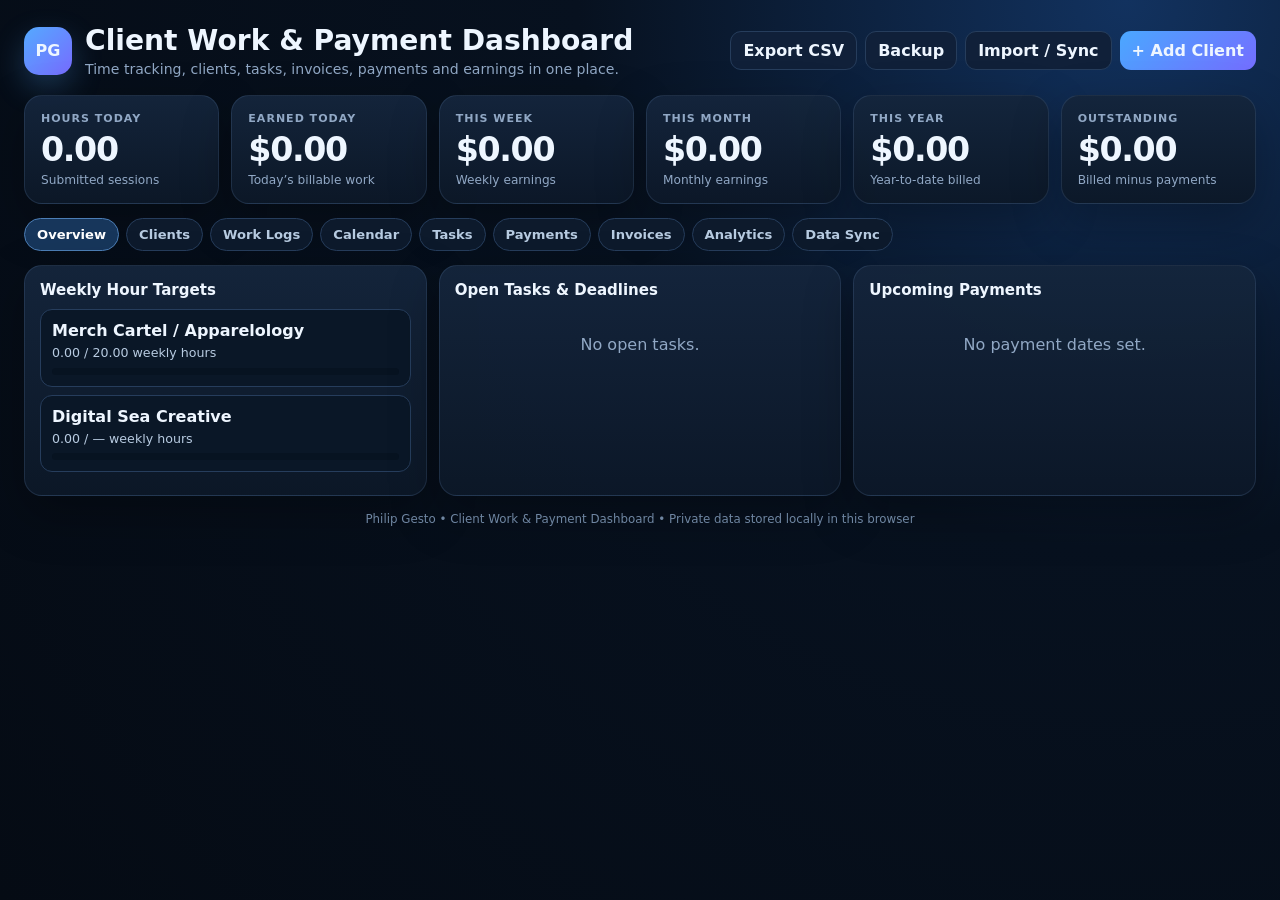
<file: client-work-tracker/index.html>
<!DOCTYPE html>
<html lang="en">
<head>
<meta charset="UTF-8">
<meta name="viewport" content="width=device-width,initial-scale=1">
<meta name="theme-color" content="#07111f">
<title>Philip — Complete Client Work Dashboard</title>
<link rel="stylesheet" href="styles.css">
</head>
<body>
<div class="wrap">
<header class="top">
  <div class="brand"><div class="logo">PG</div><div><h1>Client Work & Payment Dashboard</h1><div class="sub">Time tracking, clients, tasks, invoices, payments and earnings in one place.</div></div></div>
  <div class="actions">
    <button class="btn" id="exportCsv">Export CSV</button>
    <button class="btn" id="backupBtn">Backup</button>
    <button class="btn" id="importBtn">Import / Sync</button>
    <input id="importFile" type="file" accept=".json,application/json" hidden>
    <button class="btn primary" id="addClientBtn">+ Add Client</button>
  </div>
</header>

<section class="metrics">
  <div class="card metric"><div class="label">Hours Today</div><div class="value" id="mHours">0.00</div><div class="hint">Submitted sessions</div></div>
  <div class="card metric"><div class="label">Earned Today</div><div class="value" id="mToday">$0.00</div><div class="hint">Today’s billable work</div></div>
  <div class="card metric"><div class="label">This Week</div><div class="value" id="mWeek">$0.00</div><div class="hint">Weekly earnings</div></div>
  <div class="card metric"><div class="label">This Month</div><div class="value" id="mMonth">$0.00</div><div class="hint">Monthly earnings</div></div>
  <div class="card metric"><div class="label">This Year</div><div class="value" id="mYear">$0.00</div><div class="hint">Year-to-date billed</div></div>
  <div class="card metric"><div class="label">Outstanding</div><div class="value" id="mUnpaid">$0.00</div><div class="hint">Billed minus payments</div></div>
</section>

<nav class="tabs">
  <button class="tab active" data-tab="overview">Overview</button>
  <button class="tab" data-tab="clients">Clients</button>
  <button class="tab" data-tab="logs">Work Logs</button>
  <button class="tab" data-tab="calendar">Calendar</button>
  <button class="tab" data-tab="tasks">Tasks</button>
  <button class="tab" data-tab="payments">Payments</button>
  <button class="tab" data-tab="invoices">Invoices</button>
  <button class="tab" data-tab="analytics">Analytics</button>
  <button class="tab" data-tab="sync">Data Sync</button>
</nav>

<section id="overview" class="panel active">
  <div class="grid3">
    <div class="card side"><h3>Weekly Hour Targets</h3><div id="overviewTargets"></div></div>
    <div class="card side"><h3>Open Tasks & Deadlines</h3><div id="overviewTasks"></div></div>
    <div class="card side"><h3>Upcoming Payments</h3><div id="overviewPay"></div></div>
  </div>
</section>

<section id="clients" class="panel">
<div class="grid2">
  <div class="card panel-card">
    <div class="section-head"><div><h2>Clients & Companies</h2><p>Hourly or fixed-rate work, weekly targets and payment details.</p></div><input id="clientSearch" class="field-inline" placeholder="Search client..."></div>
    <div class="table-wrap"><table><thead><tr><th>Company / Client</th><th>Billing</th><th>Payment Method</th><th>Schedule</th><th>Weekly Target</th><th>Balance</th><th>Status</th><th>Actions</th></tr></thead><tbody id="clientRows"></tbody></table></div>
  </div>
  <aside class="card side"><h3>Quick Time Clock</h3><div id="clockList"></div><div class="notice">Clock in when you start and clock out when you finish. The session is saved automatically and can be edited afterward for task details, breaks or billing amount.</div></aside>
</div>
</section>

<section id="logs" class="panel">
<div class="card panel-card">
  <div class="section-head"><div><h2>Work Logs</h2><p>Permanent daily timesheet history for every client.</p></div><div class="filters"><select id="logPeriod" class="field-inline"><option value="today">Today</option><option value="week">This Week</option><option value="month">This Month</option><option value="year">This Year</option><option value="all">All Time</option></select><input id="logSearch" class="field-inline" placeholder="Search logs..."></div></div>
  <div class="table-wrap"><table><thead><tr><th>Date</th><th>Client</th><th>Time</th><th>Break</th><th>Hours</th><th>Task</th><th>Billable</th><th>Actions</th></tr></thead><tbody id="logRows"></tbody></table></div>
</div>
</section>

<section id="calendar" class="panel">
<div class="card panel-card">
  <div class="section-head"><div><h2 id="calTitle">Calendar</h2><p>Click any day to view the work sessions recorded on that date.</p></div><div class="filters"><button class="btn small" id="prevMonth">← Previous</button><button class="btn small" id="nextMonth">Next →</button></div></div>
  <div class="calendar"><div class="cal-head">Sun</div><div class="cal-head">Mon</div><div class="cal-head">Tue</div><div class="cal-head">Wed</div><div class="cal-head">Thu</div><div class="cal-head">Fri</div><div class="cal-head">Sat</div></div>
  <div id="calendarGrid" class="calendar"></div>
</div>
</section>

<section id="tasks" class="panel">
<div class="card panel-card">
  <div class="section-head"><div><h2>Tasks & Deadlines</h2><p>Track what is next, what you are working on, and what is waiting on a client.</p></div><div class="filters"><select id="taskFilter" class="field-inline"><option value="all">All Statuses</option><option value="todo">To Do</option><option value="working">Working</option><option value="waiting">Waiting on Client</option><option value="done">Done</option></select><input id="taskSearch" class="field-inline" placeholder="Search tasks..."><button class="btn primary" id="addTaskBtn">+ Add Task</button></div></div>
  <div class="table-wrap"><table><thead><tr><th>Task</th><th>Client</th><th>Status</th><th>Priority</th><th>Deadline</th><th>Actions</th></tr></thead><tbody id="taskRows"></tbody></table></div>
</div>
</section>

<section id="payments" class="panel">
<div class="card panel-card" style="margin-bottom:14px">
  <div class="section-head"><div><h2>Client Balances</h2><p>Supports full and partial payments. Balance = total billed work − payments received.</p></div><button class="btn green" id="addPaymentBtn">+ Record Payment</button></div>
  <div class="table-wrap"><table><thead><tr><th>Client</th><th>Total Billed</th><th>Paid</th><th>Balance</th><th>Method</th><th>Next Payment</th><th>Action</th></tr></thead><tbody id="paymentRows"></tbody></table></div>
</div>
<div class="card panel-card">
  <div class="section-head"><div><h2>Payment Ledger</h2><p>Date, amount, method, transaction/reference number and notes.</p></div></div>
  <div class="table-wrap"><table><thead><tr><th>Date</th><th>Client</th><th>Amount</th><th>Method</th><th>Reference</th><th>Notes</th><th>Actions</th></tr></thead><tbody id="ledgerRows"></tbody></table></div>
</div>
</section>

<section id="invoices" class="panel">
<div class="card panel-card">
  <div class="section-head"><div><h2>Invoices & Pay Summaries</h2><p>Create a summary for any client and date range, including hours and billable amount.</p></div><button class="btn primary" id="addInvoiceBtn">+ Create Invoice</button></div>
  <div class="table-wrap"><table><thead><tr><th>Invoice</th><th>Client</th><th>Period</th><th>Due Date</th><th>Amount</th><th>Status</th><th>Actions</th></tr></thead><tbody id="invoiceRows"></tbody></table></div>
</div>
</section>

<section id="analytics" class="panel">
<div class="grid2">
  <div class="card panel-card"><div class="section-head"><div><h2>Monthly Earnings</h2><p>Last six months of billable work.</p></div></div><div id="monthChart" class="chart"></div></div>
  <div class="card panel-card"><div class="section-head"><div><h2>Year Summary</h2><p>Current calendar year.</p></div></div><div id="analyticsSummary" class="summary"></div></div>
</div>
<div class="card panel-card" style="margin-top:14px"><div class="section-head"><div><h2>Earnings by Client</h2><p>Compare which clients generate the most billable work.</p></div></div><div id="clientChart" class="chart"></div></div>
</section>

<section id="sync" class="panel">
<div class="grid2">
  <div class="card panel-card">
    <div class="section-head"><div><h2>Google Sheets Cloud Sync</h2><p>Use your private Google Sheet as the shared database across PC, laptop and phone.</p></div></div>
    <div class="form">
      <div class="field full"><label>Apps Script Web App URL</label><input id="cloudUrl" placeholder="https://script.google.com/macros/s/.../exec"></div>
      <div class="field full"><label>Private API Token</label><input id="cloudToken" type="password" placeholder="Copy the api_token from the private Sheet → Settings tab"></div>
      <div class="field full"><label><input id="cloudAuto" type="checkbox" style="width:auto;margin-right:8px"> Automatic cloud sync after every saved change</label></div>
    </div>
    <div class="row-actions" style="margin-top:12px">
      <button class="btn green" id="saveCloudBtn">Save Connection</button>
      <button class="btn" id="pullCloudBtn">Pull from Google Sheets</button>
      <button class="btn" id="pushCloudBtn">Push to Google Sheets</button>
    </div>
    <div id="cloudStatus" class="notice" style="margin-top:12px">Cloud sync is not configured on this browser yet.</div>
    <div class="notice success" style="margin-top:10px">Once connected, you can clock in on one device and pull the same records on another. With automatic sync enabled, saved changes are sent to Google Sheets automatically.</div>
  </div>
  <div class="card panel-card">
    <div class="section-head"><div><h2>Backup & Recovery</h2><p>Keep an offline backup in addition to cloud sync.</p></div></div>
    <div class="notice">Your Google Sheet is the shared cloud database. JSON Backup is still useful if you ever want an offline copy or need to restore data manually.</div>
    <div class="row-actions" style="margin-top:12px"><button class="btn green" onclick="backup()">Download Full Backup</button><button class="btn" onclick="document.getElementById('importFile').click()">Import Backup</button></div>
    <div class="notice" style="margin-top:10px"><b>One-time Google step:</b> deploy the Apps Script bridge as a Web app, then paste its <code>/exec</code> URL above. The script source is already stored in this GitHub repository under <code>client-work-tracker/google-apps-script/Code.gs</code>.</div>
  </div>
</div>
</section>

<div class="footer">Philip Gesto • Client Work & Payment Dashboard • Private data stored locally in this browser</div>
</div>

<dialog id="clientDialog"><form id="clientForm"><div class="modal-head"><h3 id="clientTitle">Add Client</h3><button type="button" class="btn small" data-close="clientDialog">✕</button></div><div class="modal-body"><input type="hidden" id="cId"><div class="form">
<div class="field"><label>Company / Project</label><input id="cCompany" required></div><div class="field"><label>Client / Contact</label><input id="cContact"></div>
<div class="field"><label>Billing Type</label><select id="cBilling"><option value="hourly">Hourly</option><option value="fixed">Fixed / Project Rate</option></select></div><div class="field"><label>Status</label><select id="cStatus"><option value="active">Active</option><option value="paused">Paused</option><option value="completed">Completed</option></select></div>
<div class="field" id="hourlyField"><label>Hourly Rate (USD)</label><input id="cRate" type="number" min="0" step=".01"></div><div class="field hidden" id="fixedField"><label>Project / Fixed Rate (USD)</label><input id="cFixedRate" type="number" min="0" step=".01"></div>
<div class="field"><label>Weekly Hour Target</label><input id="cWeeklyTarget" type="number" min="0" step=".25" placeholder="20"></div><div class="field"><label>Overtime Rate (USD/hour)</label><input id="cOvertimeRate" type="number" min="0" step=".01" placeholder="Optional — defaults to 1.5× hourly rate"></div><div class="field"><label>Payment Method</label><input id="cMethod" placeholder="Remitly, Wise, PayPal, Bank..."></div>
<div class="field"><label>Payment Schedule</label><input id="cSchedule" placeholder="Weekly, every 2 weeks, monthly..."></div><div class="field"><label>Next Payment Date</label><input id="cNextPay" type="date"></div>
<div class="field full"><label>Notes / Agreement Details</label><textarea id="cNotes"></textarea></div></div>
<div class="modal-actions"><button type="button" class="btn" data-close="clientDialog">Cancel</button><button class="btn green">Save Client</button></div></div></form></dialog>

<dialog id="workDialog"><form id="workForm"><div class="modal-head"><h3 id="workTitle">Log Work</h3><button type="button" class="btn small" data-close="workDialog">✕</button></div><div class="modal-body"><input type="hidden" id="wId"><div class="form">
<div class="field"><label>Client</label><select id="wClient" required></select></div><div class="field"><label>Work Date</label><input id="wDate" type="date" required></div>
<div class="field"><label>Time In</label><input id="wIn" type="time"></div><div class="field"><label>Time Out</label><input id="wOut" type="time"></div>
<div class="field"><label>Break (minutes)</label><input id="wBreak" type="number" min="0" value="0"></div><div class="field"><label>Overtime Hours</label><input id="wOvertime" type="number" min="0" step=".01" value="0"></div><div class="field"><label>Manual Hours Override</label><input id="wManual" type="number" min="0" step=".01" placeholder="Optional"></div>
<div class="field"><label>Billable Amount Override (USD)</label><input id="wBill" type="number" min="0" step=".01" placeholder="Optional for fixed/project work"></div><div class="field"><label>Calculated</label><div class="calcbox" id="wCalculated">0.00 hours • $0.00</div></div>
<div class="field full"><label>Task / Work Completed</label><textarea id="wTask" required></textarea></div></div>
<div class="modal-actions"><button type="button" class="btn" data-close="workDialog">Cancel</button><button class="btn green">Save Work Log</button></div></div></form></dialog>

<dialog id="taskDialog"><form id="taskForm"><div class="modal-head"><h3 id="taskTitle">Add Task</h3><button type="button" class="btn small" data-close="taskDialog">✕</button></div><div class="modal-body"><input type="hidden" id="tId"><div class="form">
<div class="field"><label>Client</label><select id="tClient"></select></div><div class="field"><label>Task</label><input id="tTitle" required></div>
<div class="field"><label>Status</label><select id="tStatus"><option value="todo">To Do</option><option value="working">Working</option><option value="waiting">Waiting on Client</option><option value="done">Done</option></select></div><div class="field"><label>Priority</label><select id="tPriority"><option value="low">Low</option><option value="normal">Normal</option><option value="high">High</option><option value="urgent">Urgent</option></select></div>
<div class="field"><label>Deadline</label><input id="tDeadline" type="date"></div><div class="field full"><label>Notes</label><textarea id="tNotes"></textarea></div></div>
<div class="modal-actions"><button type="button" class="btn" data-close="taskDialog">Cancel</button><button class="btn green">Save Task</button></div></div></form></dialog>

<dialog id="paymentDialog"><form id="paymentForm"><div class="modal-head"><h3 id="paymentTitle">Record Payment</h3><button type="button" class="btn small" data-close="paymentDialog">✕</button></div><div class="modal-body"><input type="hidden" id="pId"><div class="form">
<div class="field"><label>Client</label><select id="pClient" required></select></div><div class="field"><label>Payment Date</label><input id="pDate" type="date" required></div>
<div class="field"><label>Amount Received (USD)</label><input id="pAmount" type="number" min="0" step=".01" required></div><div class="field"><label>Payment Method</label><input id="pMethod"></div>
<div class="field"><label>Reference / Transaction Number</label><input id="pReference"></div><div class="field full"><label>Notes</label><textarea id="pNotes"></textarea></div></div>
<div class="modal-actions"><button type="button" class="btn" data-close="paymentDialog">Cancel</button><button class="btn green">Save Payment</button></div></div></form></dialog>

<dialog id="invoiceDialog"><form id="invoiceForm"><div class="modal-head"><h3>Create Invoice / Pay Summary</h3><button type="button" class="btn small" data-close="invoiceDialog">✕</button></div><div class="modal-body"><input type="hidden" id="iId"><div class="form">
<div class="field"><label>Invoice Number</label><input id="iNumber" required></div><div class="field"><label>Client</label><select id="iClient" required></select></div>
<div class="field"><label>Period Start</label><input id="iStart" type="date" required></div><div class="field"><label>Period End</label><input id="iEnd" type="date" required></div>
<div class="field"><label>Due Date</label><input id="iDue" type="date"></div><div class="field"><label>Invoice Total</label><div class="calcbox" id="invoicePreview">0.00 hours • $0.00</div></div>
<div class="field full"><label>Notes</label><textarea id="iNotes" placeholder="Payment instructions, thank-you note, etc."></textarea></div></div>
<div class="modal-actions"><button type="button" class="btn" data-close="invoiceDialog">Cancel</button><button class="btn green">Create Invoice</button></div></div></form></dialog>

<dialog id="dayDialog"><div class="modal-head"><h3 id="dayTitle">Work Day</h3><button type="button" class="btn small" data-close="dayDialog">✕</button></div><div class="modal-body" id="dayDetails"></div></dialog>

<script src="app.js"></script>
</body>
</html>
</file>
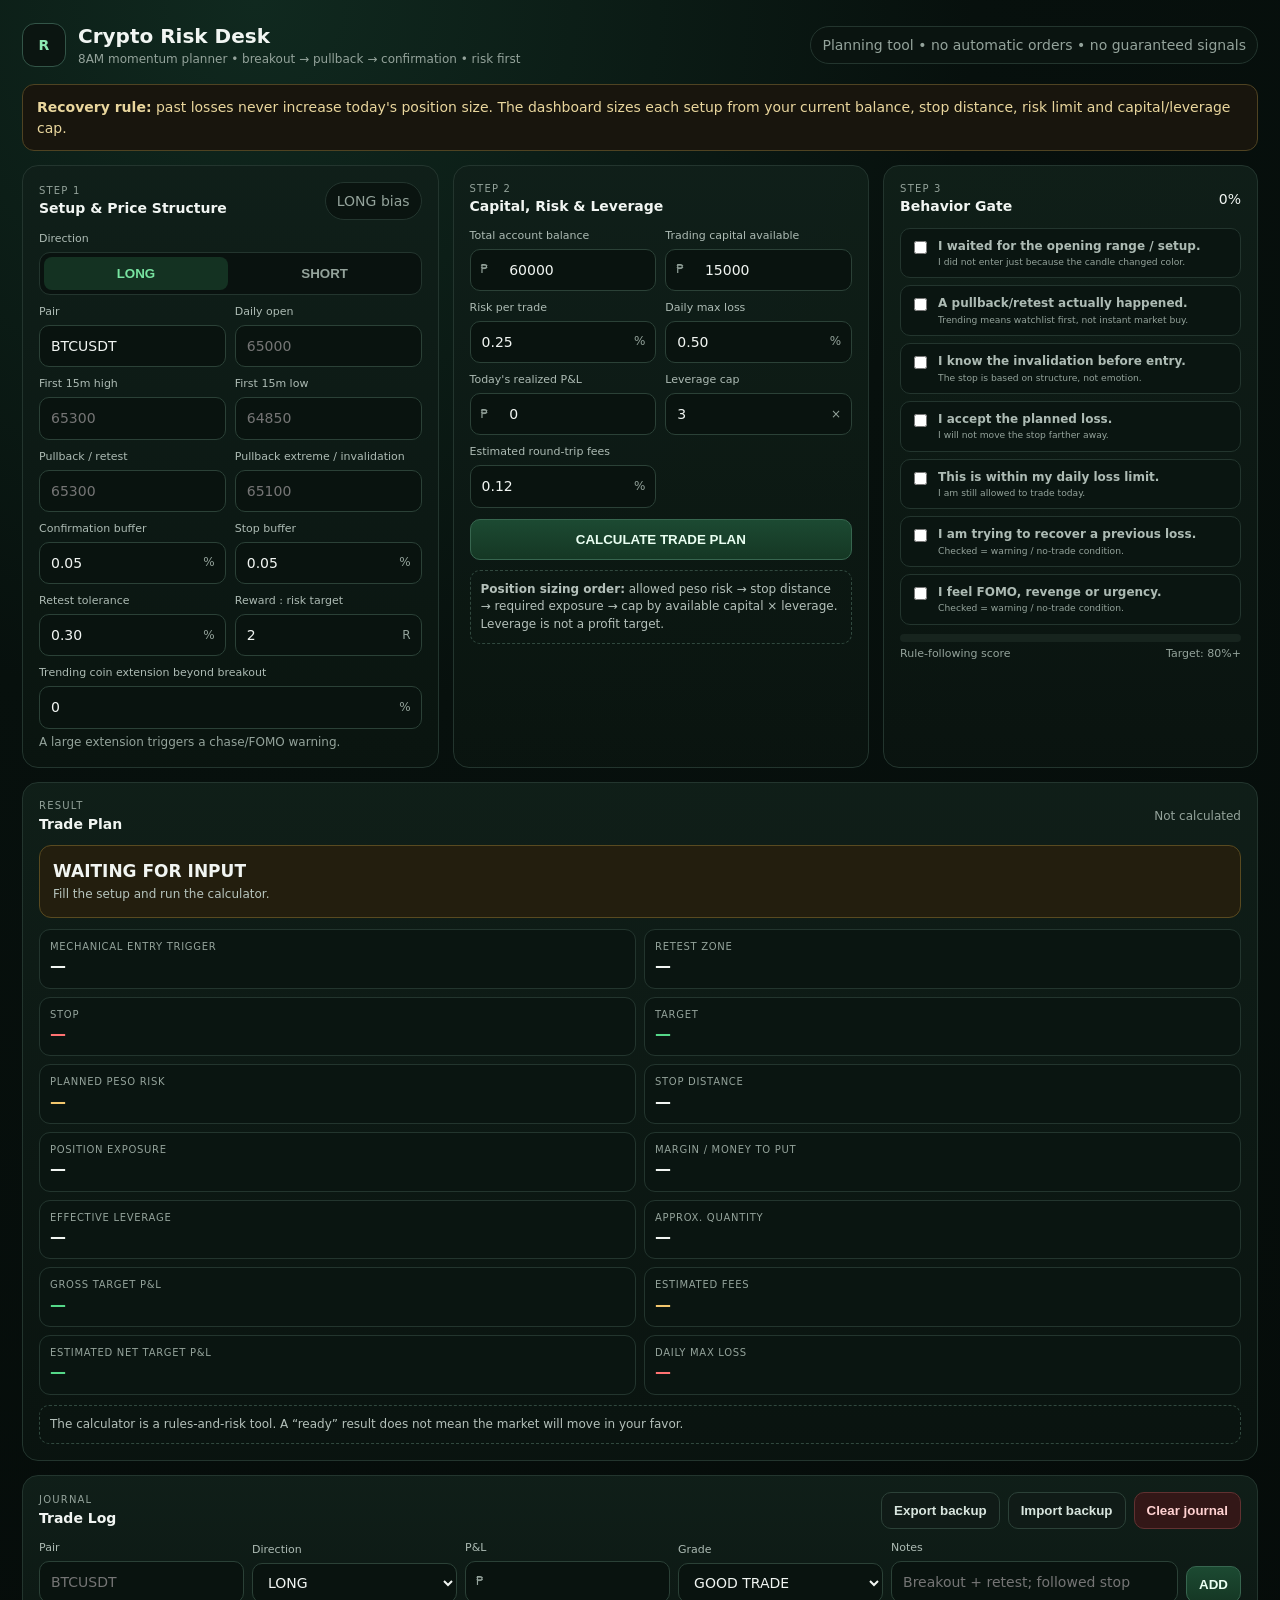
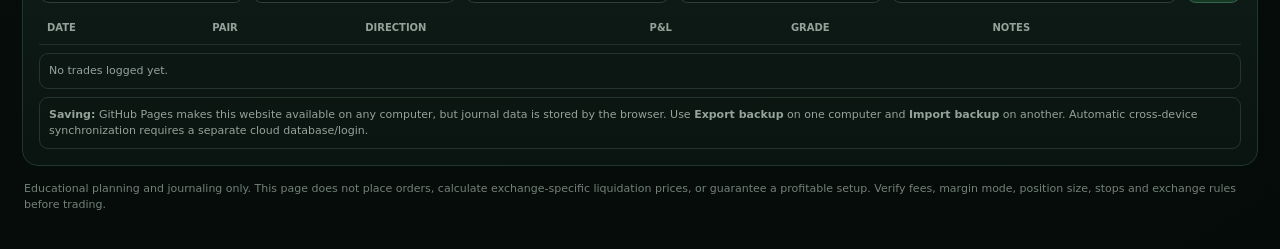
<file: crypto-trade-planner/index.html>
<!doctype html>
<html lang="en">
<head>
<meta charset="utf-8">
<meta name="viewport" content="width=device-width,initial-scale=1">
<title>Crypto Risk Desk</title>
<style>
:root{--bg:#07100d;--p:#0d1814;--p2:#101f19;--line:#23352e;--text:#f1f5f2;--muted:#94a39b;--good:#55d889;--bad:#ff7272;--warn:#f2c66d;--accent:#8de8b1}*{box-sizing:border-box}body{margin:0;background:radial-gradient(circle at 20% 0,#10291f 0,#07100d 34%,#050b09 100%);color:var(--text);font:14px/1.45 Inter,system-ui,-apple-system,Segoe UI,Roboto,Arial,sans-serif}.wrap{max-width:1380px;margin:auto;padding:22px}.top{display:flex;justify-content:space-between;align-items:center;gap:16px;margin-bottom:16px}.brand{display:flex;align-items:center;gap:12px}.mark{width:44px;height:44px;border:1px solid #335548;border-radius:13px;display:grid;place-items:center;background:#0b1511;color:var(--accent);font-weight:900}h1{margin:0;font-size:20px}.sub,.note{color:var(--muted);font-size:12px}.pill{padding:8px 11px;border:1px solid var(--line);border-radius:999px;color:var(--muted);background:#0a1410}.notice{border:1px solid #4f4322;background:#18150d;color:#e9d69d;padding:12px 14px;border-radius:12px;margin-bottom:14px}.grid{display:grid;grid-template-columns:1fr 1fr .9fr;gap:14px}.card{background:linear-gradient(180deg,rgba(16,31,25,.97),rgba(10,20,16,.97));border:1px solid var(--line);border-radius:16px;padding:16px}.wide{grid-column:1/-1}.section{display:flex;justify-content:space-between;align-items:center;gap:8px;margin-bottom:11px}.kicker{font-size:10px;text-transform:uppercase;letter-spacing:.12em;color:var(--muted)}h2{font-size:14px;margin:0}.fields{display:grid;grid-template-columns:1fr 1fr;gap:9px}.field{display:flex;flex-direction:column;gap:5px}.full{grid-column:1/-1}label{font-size:11px;color:#adbbb4}.input{display:flex;align-items:center;border:1px solid #2b4137;background:#09130f;border-radius:10px;overflow:hidden}.input:focus-within{border-color:#4d816a}input,select{width:100%;border:0;outline:0;background:transparent;color:var(--text);padding:10px 11px;font:inherit}option{background:#101b17}.suffix{padding:0 10px;color:var(--muted);white-space:nowrap;font-size:12px}.seg{display:grid;grid-template-columns:1fr 1fr;gap:5px;background:#09120f;border:1px solid var(--line);border-radius:11px;padding:4px}.seg button{border:0;border-radius:8px;padding:9px;background:transparent;color:var(--muted);font-weight:800;cursor:pointer}.seg .long.active{background:#143222;color:#78e4a1}.seg .short.active{background:#351919;color:#ff9292}.btn{border:1px solid #37664f;background:linear-gradient(180deg,#1c4a32,#153724);color:#eafff2;border-radius:10px;padding:10px 12px;font-weight:800;cursor:pointer}.btn.danger{background:#331717;border-color:#613131;color:#ffd1d1}.btn.secondary{background:#101b17;border-color:#2c4138;color:#d8e5de}.calc{width:100%;margin-top:11px;padding:12px}.checklist{display:grid;gap:7px}.check{display:flex;gap:8px;align-items:flex-start;padding:9px;border:1px solid var(--line);background:#0a1511;border-radius:10px}.check input{width:auto;margin-top:3px}.check b{font-size:12px}.check small{display:block;color:var(--muted)}.scorebar{height:8px;border-radius:999px;background:#17241e;overflow:hidden;margin:9px 0 4px}.scorebar div{height:100%;background:linear-gradient(90deg,#ef7474,#e9c76c,#62d98f);width:0}.scoreline{display:flex;justify-content:space-between;color:var(--muted);font-size:11px}.status{padding:13px;border:1px solid var(--line);border-radius:12px;margin-bottom:11px}.status.good{background:#0e2518;border-color:#27593b}.status.warn{background:#231e0e;border-color:#594a20}.status.bad{background:#2a1111;border-color:#663030}.status strong{font-size:17px}.status div{color:#b7c5be;font-size:12px;margin-top:3px}.metrics{display:grid;grid-template-columns:1fr 1fr;gap:8px}.metric{border:1px solid var(--line);background:#0a1511;border-radius:11px;padding:10px}.metric span{display:block;color:var(--muted);font-size:10px;text-transform:uppercase;letter-spacing:.07em}.metric b{font-size:16px}.good b{color:var(--good)}.bad b{color:var(--bad)}.warn b{color:var(--warn)}.rules{margin-top:10px;padding:10px;border:1px dashed #30483e;border-radius:10px;color:#b4c0ba;font-size:12px}.journal-form{display:grid;grid-template-columns:1fr 1fr 1fr 1fr 1.4fr auto;gap:8px;align-items:end}.actions{display:flex;gap:8px;flex-wrap:wrap}.table-wrap{overflow:auto;margin-top:10px}table{width:100%;border-collapse:collapse;min-width:850px}th,td{text-align:left;padding:8px;border-bottom:1px solid #1f3129;font-size:12px}th{color:#93a29a;font-size:10px;text-transform:uppercase}.pos{color:var(--good)}.neg{color:var(--bad)}.foot{color:#738279;font-size:11px;padding:15px 2px}.save-note{margin-top:8px;padding:9px;border:1px solid var(--line);border-radius:9px;color:var(--muted);font-size:11px}@media(max-width:1050px){.grid{grid-template-columns:1fr 1fr}.behavior{grid-column:1/-1}}@media(max-width:760px){.wrap{padding:12px}.top{align-items:flex-start;flex-direction:column}.grid,.fields,.metrics{grid-template-columns:1fr}.journal-form{grid-template-columns:1fr 1fr}.pill.top-pill{display:none}}
</style>
</head>
<body>
<div class="wrap">
<div class="top"><div class="brand"><div class="mark">R</div><div><h1>Crypto Risk Desk</h1><div class="sub">8AM momentum planner • breakout → pullback → confirmation • risk first</div></div></div><div class="pill top-pill">Planning tool • no automatic orders • no guaranteed signals</div></div>
<div class="notice"><b>Recovery rule:</b> past losses never increase today's position size. The dashboard sizes each setup from your current balance, stop distance, risk limit and capital/leverage cap.</div>
<div class="grid">
<section class="card">
<div class="section"><div><div class="kicker">Step 1</div><h2>Setup & Price Structure</h2></div><div class="pill" id="dirBadge">LONG bias</div></div>
<div class="field" style="margin-bottom:9px"><label>Direction</label><div class="seg"><button id="longBtn" class="long active">LONG</button><button id="shortBtn" class="short">SHORT</button></div></div>
<div class="fields">
<div class="field"><label>Pair</label><div class="input"><input id="symbol" value="BTCUSDT"></div></div>
<div class="field"><label>Daily open</label><div class="input"><input id="dailyOpen" type="number" step="any" placeholder="65000"></div></div>
<div class="field"><label>First 15m high</label><div class="input"><input id="orHigh" type="number" step="any" placeholder="65300"></div></div>
<div class="field"><label>First 15m low</label><div class="input"><input id="orLow" type="number" step="any" placeholder="64850"></div></div>
<div class="field"><label>Pullback / retest</label><div class="input"><input id="pullback" type="number" step="any" placeholder="65300"></div></div>
<div class="field"><label>Pullback extreme / invalidation</label><div class="input"><input id="pullbackExtreme" type="number" step="any" placeholder="65100"></div></div>
<div class="field"><label>Confirmation buffer</label><div class="input"><input id="confirmBuffer" type="number" value="0.05" step="0.01"><span class="suffix">%</span></div></div>
<div class="field"><label>Stop buffer</label><div class="input"><input id="stopBuffer" type="number" value="0.05" step="0.01"><span class="suffix">%</span></div></div>
<div class="field"><label>Retest tolerance</label><div class="input"><input id="retestTolerance" type="number" value="0.30" step="0.05"><span class="suffix">%</span></div></div>
<div class="field"><label>Reward : risk target</label><div class="input"><input id="rr" type="number" value="2" step="0.25"><span class="suffix">R</span></div></div>
<div class="field full"><label>Trending coin extension beyond breakout</label><div class="input"><input id="extension" type="number" value="0" step="0.1"><span class="suffix">%</span></div><div class="note">A large extension triggers a chase/FOMO warning.</div></div>
</div>
</section>
<section class="card">
<div class="section"><div><div class="kicker">Step 2</div><h2>Capital, Risk & Leverage</h2></div></div>
<div class="fields">
<div class="field"><label>Total account balance</label><div class="input"><span class="suffix">₱</span><input id="balance" type="number" value="60000"></div></div>
<div class="field"><label>Trading capital available</label><div class="input"><span class="suffix">₱</span><input id="tradeCapital" type="number" value="15000"></div></div>
<div class="field"><label>Risk per trade</label><div class="input"><input id="riskPct" type="number" value="0.25" step="0.05"><span class="suffix">%</span></div></div>
<div class="field"><label>Daily max loss</label><div class="input"><input id="dailyRiskPct" type="number" value="0.50" step="0.05"><span class="suffix">%</span></div></div>
<div class="field"><label>Today's realized P&L</label><div class="input"><span class="suffix">₱</span><input id="todayPnl" type="number" value="0" step="1"></div></div>
<div class="field"><label>Leverage cap</label><div class="input"><input id="leverage" type="number" value="3" min="1" step="1"><span class="suffix">×</span></div></div>
<div class="field"><label>Estimated round-trip fees</label><div class="input"><input id="feePct" type="number" value="0.12" step="0.01"><span class="suffix">%</span></div></div>
</div>
<button class="btn calc" id="calcBtn">CALCULATE TRADE PLAN</button>
<div class="rules"><b>Position sizing order:</b> allowed peso risk → stop distance → required exposure → cap by available capital × leverage. Leverage is not a profit target.</div>
</section>
<section class="card behavior">
<div class="section"><div><div class="kicker">Step 3</div><h2>Behavior Gate</h2></div><span id="scoreText">0%</span></div>
<div class="checklist">
<label class="check"><input class="beh goodCheck" type="checkbox"><span><b>I waited for the opening range / setup.</b><small>I did not enter just because the candle changed color.</small></span></label>
<label class="check"><input class="beh goodCheck" type="checkbox"><span><b>A pullback/retest actually happened.</b><small>Trending means watchlist first, not instant market buy.</small></span></label>
<label class="check"><input class="beh goodCheck" type="checkbox"><span><b>I know the invalidation before entry.</b><small>The stop is based on structure, not emotion.</small></span></label>
<label class="check"><input class="beh goodCheck" type="checkbox"><span><b>I accept the planned loss.</b><small>I will not move the stop farther away.</small></span></label>
<label class="check"><input class="beh goodCheck" type="checkbox"><span><b>This is within my daily loss limit.</b><small>I am still allowed to trade today.</small></span></label>
<label class="check"><input id="recoverLoss" class="beh dangerCheck" type="checkbox"><span><b>I am trying to recover a previous loss.</b><small>Checked = warning / no-trade condition.</small></span></label>
<label class="check"><input id="fomo" class="beh dangerCheck" type="checkbox"><span><b>I feel FOMO, revenge or urgency.</b><small>Checked = warning / no-trade condition.</small></span></label>
</div>
<div class="scorebar"><div id="scoreFill"></div></div><div class="scoreline"><span>Rule-following score</span><span>Target: 80%+</span></div>
</section>
<section class="card wide">
<div class="section"><div><div class="kicker">Result</div><h2>Trade Plan</h2></div><span class="note" id="stamp">Not calculated</span></div>
<div class="status warn" id="status"><strong>WAITING FOR INPUT</strong><div>Fill the setup and run the calculator.</div></div>
<div class="metrics">
<div class="metric"><span>Mechanical entry trigger</span><b id="mEntry">—</b></div>
<div class="metric"><span>Retest zone</span><b id="mRetest">—</b></div>
<div class="metric bad"><span>Stop</span><b id="mStop">—</b></div>
<div class="metric good"><span>Target</span><b id="mTarget">—</b></div>
<div class="metric warn"><span>Planned peso risk</span><b id="mRiskPeso">—</b></div>
<div class="metric"><span>Stop distance</span><b id="mStopPct">—</b></div>
<div class="metric"><span>Position exposure</span><b id="mExposure">—</b></div>
<div class="metric"><span>Margin / money to put</span><b id="mMargin">—</b></div>
<div class="metric"><span>Effective leverage</span><b id="mEffLev">—</b></div>
<div class="metric"><span>Approx. quantity</span><b id="mQty">—</b></div>
<div class="metric good"><span>Gross target P&L</span><b id="mGross">—</b></div>
<div class="metric warn"><span>Estimated fees</span><b id="mFees">—</b></div>
<div class="metric good"><span>Estimated net target P&L</span><b id="mNet">—</b></div>
<div class="metric bad"><span>Daily max loss</span><b id="mDaily">—</b></div>
</div>
<div class="rules" id="explain">The calculator is a rules-and-risk tool. A “ready” result does not mean the market will move in your favor.</div>
</section>
<section class="card wide">
<div class="section"><div><div class="kicker">Journal</div><h2>Trade Log</h2></div><div class="actions"><button class="btn secondary" id="exportBackup">Export backup</button><button class="btn secondary" id="importBackup">Import backup</button><input id="importFile" type="file" accept="application/json,.json" hidden><button class="btn danger" id="clearJournal">Clear journal</button></div></div>
<div class="journal-form">
<div class="field"><label>Pair</label><div class="input"><input id="jSymbol" placeholder="BTCUSDT"></div></div>
<div class="field"><label>Direction</label><div class="input"><select id="jDirection"><option>LONG</option><option>SHORT</option></select></div></div>
<div class="field"><label>P&L</label><div class="input"><span class="suffix">₱</span><input id="jPnl" type="number" step="any"></div></div>
<div class="field"><label>Grade</label><div class="input"><select id="jGrade"><option>GOOD TRADE</option><option>BAD TRADE</option><option>NO TRADE</option></select></div></div>
<div class="field"><label>Notes</label><div class="input"><input id="jNotes" placeholder="Breakout + retest; followed stop"></div></div>
<button class="btn" id="addTrade">ADD</button>
</div>
<div class="table-wrap"><table><thead><tr><th>Date</th><th>Pair</th><th>Direction</th><th>P&L</th><th>Grade</th><th>Notes</th><th></th></tr></thead><tbody id="journalBody"></tbody></table></div>
<div class="save-note" id="journalStats">No trades logged yet.</div>
<div class="save-note"><b>Saving:</b> GitHub Pages makes this website available on any computer, but journal data is stored by the browser. Use <b>Export backup</b> on one computer and <b>Import backup</b> on another. Automatic cross-device synchronization requires a separate cloud database/login.</div>
</section>
</div>
<div class="foot">Educational planning and journaling only. This page does not place orders, calculate exchange-specific liquidation prices, or guarantee a profitable setup. Verify fees, margin mode, position size, stops and exchange rules before trading.</div>
</div>
<script>
let direction='LONG';const $=id=>document.getElementById(id),num=id=>parseFloat($(id).value);const php=n=>Number.isFinite(n)?'₱'+n.toLocaleString('en-PH',{maximumFractionDigits:2}):'—';const px=n=>Number.isFinite(n)?n.toLocaleString(undefined,{maximumFractionDigits:8}):'—';
const JKEY='crypto-risk-desk-journal-v2',SKEY='crypto-risk-desk-settings-v2';
function setDirection(d){direction=d;$('longBtn').className='long'+(d==='LONG'?' active':'');$('shortBtn').className='short'+(d==='SHORT'?' active':'');$('dirBadge').textContent=d+' bias';saveSettings()}
$('longBtn').onclick=()=>setDirection('LONG');$('shortBtn').onclick=()=>setDirection('SHORT');
function behavior(){const g=[...document.querySelectorAll('.goodCheck')],checked=g.filter(x=>x.checked).length,d=[...document.querySelectorAll('.dangerCheck')].filter(x=>x.checked).length,score=Math.round(checked/g.length*100);return{score,d}}
function updateBehavior(){const x=behavior();$('scoreText').textContent=x.score+'%';$('scoreFill').style.width=x.score+'%';saveSettings()}
document.querySelectorAll('.beh').forEach(x=>x.addEventListener('change',updateBehavior));
function status(kind,title,why){const s=$('status');s.className='status '+kind;s.innerHTML='<strong>'+title+'</strong><div>'+why+'</div>'}
function calculate(){const daily=num('dailyOpen'),hi=num('orHigh'),lo=num('orLow'),pull=num('pullback'),extreme=num('pullbackExtreme'),cb=num('confirmBuffer')/100,sb=num('stopBuffer')/100,tol=num('retestTolerance')/100,rr=num('rr'),bal=num('balance'),cap=num('tradeCapital'),risk=num('riskPct')/100,dayRisk=num('dailyRiskPct')/100,today=num('todayPnl'),lev=Math.max(1,num('leverage')),fee=num('feePct')/100,extension=num('extension');const vals=[daily,hi,lo,pull,extreme,cb,sb,tol,rr,bal,cap,risk,dayRisk,today,lev,fee,extension];if(vals.some(v=>!Number.isFinite(v))||hi<=lo||bal<=0||cap<=0||rr<=0||risk<=0){status('bad','INPUT ERROR','Check all numeric fields and make sure the opening-range high is above the low.');return}const breakout=direction==='LONG'?hi:lo,entry=direction==='LONG'?breakout*(1+cb):breakout*(1-cb),stop=direction==='LONG'?extreme*(1-sb):extreme*(1+sb);if((direction==='LONG'&&stop>=entry)||(direction==='SHORT'&&stop<=entry)){status('bad','INVALID STOP','For a long the stop must be below entry; for a short it must be above entry.');return}const dist=Math.abs(entry-stop),stopPct=dist/entry,allowed=bal*risk,raw=allowed/stopPct,maxExposure=cap*lev,exposure=Math.min(raw,maxExposure),actual=exposure*stopPct,margin=exposure/lev,qty=exposure/entry,target=direction==='LONG'?entry+dist*rr:entry-dist*rr,gross=actual*rr,fees=exposure*fee,net=gross-fees,eff=exposure/cap,dayMax=bal*dayRisk,zoneLow=breakout*(1-tol),zoneHigh=breakout*(1+tol),pullOk=pull>=zoneLow&&pull<=zoneHigh,bias=direction==='LONG'?entry>daily:entry<daily,{score,d}=behavior();let problems=[];if(!pullOk)problems.push('pullback is outside the retest zone');if(!bias)problems.push('direction conflicts with the daily-open bias');if(extension>=1.5)problems.push('coin is already extended '+extension.toFixed(1)+'% — chase risk');if(d)problems.push('FOMO/recovery behavior is checked');if(score<80)problems.push('behavior score is below 80%');if(risk>0.01)problems.push('risk per trade is above 1%');if(lev>10)problems.push('leverage cap is above 10×');if(today<=-dayMax)problems.push('daily loss limit has already been reached');if(actual<allowed*.95)problems.push('capital/leverage cap reduces the position below full risk allowance');$('mEntry').textContent=px(entry);$('mRetest').textContent=px(zoneLow)+' – '+px(zoneHigh);$('mStop').textContent=px(stop);$('mTarget').textContent=px(target);$('mRiskPeso').textContent=php(actual)+' ('+(actual/bal*100).toFixed(2)+'%)';$('mStopPct').textContent=(stopPct*100).toFixed(3)+'%';$('mExposure').textContent=php(exposure);$('mMargin').textContent=php(margin);$('mEffLev').textContent=eff.toFixed(2)+'×';$('mQty').textContent=qty.toFixed(8)+' '+$('symbol').value.replace('USDT','');$('mGross').textContent=php(gross);$('mFees').textContent=php(fees);$('mNet').textContent=php(net);$('mDaily').textContent=php(dayMax)+' ('+(dayRisk*100).toFixed(2)+'%)';$('stamp').textContent=new Date().toLocaleString();$('jSymbol').value=$('symbol').value;$('jDirection').value=direction;if(d||today<=-dayMax||extension>=3)status('bad','NO TRADE — RISK / BEHAVIOR GATE',problems.join(' • ')||'A hard gate failed.');else if(problems.length)status('warn','CAUTION — SETUP NOT FULLY CONFIRMED',problems.join(' • '));else status('good','SYSTEM-READY — MATH CHECK PASSED','Your stated rules and risk limits are internally consistent. This is not a prediction of a winning trade.');$('explain').innerHTML='<b>'+direction+':</b> trigger is the opening-range '+(direction==='LONG'?'high plus':'low minus')+' confirmation buffer. The stop is beyond your invalidation. Exposure is sized so the stop costs about <b>'+php(actual)+'</b>, capped by <b>'+lev+'×</b> and <b>'+php(cap)+'</b> available trading capital. Estimated net target after assumed fees: <b>'+php(net)+'</b>.';saveSettings()}
$('calcBtn').onclick=calculate;
function loadJournal(){try{return JSON.parse(localStorage.getItem(JKEY)||'[]')}catch(e){return[]}}function saveJournal(a){localStorage.setItem(JKEY,JSON.stringify(a));renderJournal()}
function esc(s){return String(s||'').replace(/[&<>\"]/g,m=>({'&':'&amp;','<':'&lt;','>':'&gt;','\"':'&quot;'}[m]))}
function renderJournal(){const a=loadJournal(),b=$('journalBody');b.innerHTML='';let total=0,w=0,l=0,good=0;a.slice().reverse().forEach((t,r)=>{const i=a.length-1-r;total+=+t.pnl||0;if(t.pnl>0)w++;if(t.pnl<0)l++;if(t.grade==='GOOD TRADE')good++;const tr=document.createElement('tr');tr.innerHTML='<td>'+esc(t.date)+'</td><td>'+esc(t.symbol)+'</td><td>'+esc(t.direction)+'</td><td class="'+(t.pnl>=0?'pos':'neg')+'">'+php(+t.pnl)+'</td><td>'+esc(t.grade)+'</td><td>'+esc(t.notes)+'</td><td><button class="btn danger del" data-i="'+i+'" style="padding:5px 7px">Delete</button></td>';b.appendChild(tr)});b.querySelectorAll('.del').forEach(x=>x.onclick=()=>{const z=loadJournal();z.splice(+x.dataset.i,1);saveJournal(z)});$('journalStats').textContent=a.length?a.length+' trades • Net '+php(total)+' • Wins '+w+' • Losses '+l+' • Rule-following '+Math.round(good/a.length*100)+'%':'No trades logged yet.'}
$('addTrade').onclick=()=>{const pnl=num('jPnl');if(!Number.isFinite(pnl)){alert('Enter P&L first.');return}const a=loadJournal();a.push({date:new Date().toLocaleString(),symbol:$('jSymbol').value.trim()||$('symbol').value,direction:$('jDirection').value,pnl,grade:$('jGrade').value,notes:$('jNotes').value});saveJournal(a);$('jPnl').value='';$('jNotes').value=''};$('clearJournal').onclick=()=>{if(confirm('Clear the entire journal on this browser?')){localStorage.removeItem(JKEY);renderJournal()}};
const settingIds=['symbol','dailyOpen','orHigh','orLow','pullback','pullbackExtreme','confirmBuffer','stopBuffer','retestTolerance','rr','extension','balance','tradeCapital','riskPct','dailyRiskPct','todayPnl','leverage','feePct'];
function saveSettings(){try{const d={direction};settingIds.forEach(id=>{if($(id))d[id]=$(id).value});document.querySelectorAll('.beh').forEach((el,i)=>d['beh'+i]=el.checked);localStorage.setItem(SKEY,JSON.stringify(d))}catch(e){}}
function loadSettings(){try{const d=JSON.parse(localStorage.getItem(SKEY)||'{}');settingIds.forEach(id=>{if(d[id]!==undefined&&$(id))$(id).value=d[id]});document.querySelectorAll('.beh').forEach((el,i)=>{if(d['beh'+i]!==undefined)el.checked=!!d['beh'+i]});if(d.direction==='SHORT'||d.direction==='LONG'){direction=d.direction;$('longBtn').className='long'+(direction==='LONG'?' active':'');$('shortBtn').className='short'+(direction==='SHORT'?' active':'');$('dirBadge').textContent=direction+' bias'}}catch(e){}}
settingIds.forEach(id=>{if($(id))$(id).addEventListener('change',saveSettings)});
$('exportBackup').onclick=()=>{saveSettings();const payload={app:'Crypto Risk Desk',version:2,exportedAt:new Date().toISOString(),journal:loadJournal(),settings:JSON.parse(localStorage.getItem(SKEY)||'{}')},blob=new Blob([JSON.stringify(payload,null,2)],{type:'application/json'}),a=document.createElement('a');a.href=URL.createObjectURL(blob);a.download='crypto-risk-desk-backup-'+new Date().toISOString().slice(0,10)+'.json';a.click();setTimeout(()=>URL.revokeObjectURL(a.href),500)};
$('importBackup').onclick=()=>$('importFile').click();$('importFile').onchange=async e=>{const f=e.target.files&&e.target.files[0];if(!f)return;try{const d=JSON.parse(await f.text());if(!d||!Array.isArray(d.journal))throw new Error('Invalid backup');localStorage.setItem(JKEY,JSON.stringify(d.journal));if(d.settings)localStorage.setItem(SKEY,JSON.stringify(d.settings));loadSettings();updateBehavior();renderJournal();alert('Backup imported successfully.')}catch(err){alert('Import failed: '+err.message)}e.target.value=''};
loadSettings();updateBehavior();renderJournal();
</script>
</body>
</html>
</file>
<file: client-work-tracker/styles.css>
:root{--bg:#07111f;--panel:#0f1c2e;--panel2:#13243a;--line:#263d5c;--text:#eef6ff;--muted:#91a8c5;--blue:#54aaff;--green:#5ce1b8;--yellow:#ffc861;--red:#ff7382;--shadow:0 18px 50px rgba(0,0,0,.28)}
*{box-sizing:border-box}body{margin:0;min-height:100vh;background:radial-gradient(circle at 88% 0,#12325f 0,#07111f 38%,#050b14 100%);color:var(--text);font-family:Inter,system-ui,-apple-system,"Segoe UI",sans-serif}
button,input,select,textarea{font:inherit}.wrap{max-width:1600px;margin:auto;padding:24px}.top{display:flex;justify-content:space-between;align-items:center;gap:18px;margin-bottom:18px}.brand{display:flex;gap:13px;align-items:center}.logo{width:48px;height:48px;border-radius:15px;display:grid;place-items:center;font-weight:900;background:linear-gradient(135deg,#54aaff,#776bff);box-shadow:0 12px 30px rgba(84,170,255,.25)}h1{margin:0;font-size:clamp(1.35rem,2.2vw,2rem)}.sub{margin-top:4px;color:var(--muted);font-size:.88rem}.actions,.row-actions,.filters{display:flex;gap:8px;flex-wrap:wrap}
.btn{border:1px solid var(--line);background:#102039;color:var(--text);padding:9px 12px;border-radius:11px;font-weight:760;cursor:pointer}.btn:hover{border-color:#4b75a5}.btn.primary{border:0;background:linear-gradient(135deg,#4aa8ff,#746dff)}.btn.green{border:0;background:linear-gradient(135deg,#2acb9b,#45b9e8);color:#041219}.btn.red{color:#ff9ba6}.btn.small{padding:6px 8px;font-size:.76rem}.btn.block{width:100%}
.metrics{display:grid;grid-template-columns:repeat(6,1fr);gap:12px;margin-bottom:14px}.card{background:linear-gradient(180deg,rgba(20,37,60,.97),rgba(12,24,40,.97));border:1px solid rgba(100,136,178,.2);border-radius:18px;box-shadow:var(--shadow)}.metric{padding:16px}.label{text-transform:uppercase;letter-spacing:.09em;color:var(--muted);font-size:.69rem;font-weight:850}.value{font-size:clamp(1.35rem,2.6vw,2.15rem);font-weight:900;margin-top:5px;letter-spacing:-.04em}.hint{font-size:.76rem;color:var(--muted);margin-top:4px}
.tabs{display:flex;gap:7px;flex-wrap:wrap;margin:0 0 14px}.tab{background:#0d1a2c;border:1px solid var(--line);color:#b7cbe1;padding:8px 12px;border-radius:999px;cursor:pointer;font-weight:760;font-size:.82rem}.tab.active{background:#17365b;border-color:#4c7eb6;color:#fff}.panel{display:none}.panel.active{display:block}.panel-card{padding:16px}.section-head{display:flex;justify-content:space-between;align-items:center;gap:12px;margin-bottom:12px}.section-head h2{margin:0;font-size:1.04rem}.section-head p{margin:4px 0 0;color:var(--muted);font-size:.8rem}.field-inline{background:#081522;border:1px solid var(--line);color:var(--text);padding:8px 10px;border-radius:10px}
.grid2{display:grid;grid-template-columns:1.65fr .75fr;gap:14px}.grid3{display:grid;grid-template-columns:repeat(3,1fr);gap:12px}.side{padding:15px}.side h3{font-size:.94rem;margin:0 0 10px}.item{padding:11px;border:1px solid var(--line);border-radius:12px;background:#0a1727;margin-bottom:8px}.item strong{display:block}.item p{margin:4px 0 0;font-size:.79rem;line-height:1.4;color:#b8cbe1}
.table-wrap{overflow:auto;border:1px solid var(--line);border-radius:14px}table{width:100%;border-collapse:collapse;min-width:1080px}th,td{padding:11px 10px;text-align:left;border-bottom:1px solid rgba(75,105,140,.32);vertical-align:top}th{position:sticky;top:0;background:#102039;color:#9db4d0;font-size:.69rem;text-transform:uppercase;letter-spacing:.07em}td{font-size:.84rem}.company{font-weight:850}.smallmuted{font-size:.73rem;color:var(--muted);margin-top:3px}.money{font-weight:850;color:#9df0d5}.pill{display:inline-flex;padding:4px 7px;border:1px solid var(--line);border-radius:999px;font-size:.7rem;font-weight:850}.pill.active,.pill.paid,.pill.done{color:#8ff0cf}.pill.paused,.pill.waiting,.pill.unpaid{color:#ffd684}.pill.completed{color:#9fb0c3}.pill.working,.pill.open{color:#8dc8ff}.pill.todo{color:#d1b7ff}.progress{height:7px;background:#071321;border-radius:999px;overflow:hidden;margin-top:6px}.progress span{display:block;height:100%;background:linear-gradient(90deg,#4aa8ff,#5ce1b8)}
.calendar{display:grid;grid-template-columns:repeat(7,1fr);gap:7px}.cal-head{font-size:.7rem;text-align:center;color:var(--muted);font-weight:850;padding:5px}.day{min-height:104px;border:1px solid var(--line);background:#091626;border-radius:12px;padding:8px;cursor:pointer}.day.out{opacity:.35}.day.today{border-color:#54aaff;box-shadow:0 0 0 1px rgba(84,170,255,.3)}.day .num{font-weight:850;font-size:.78rem}.day .cal-hours{font-size:.73rem;color:#9fe7d0;margin-top:8px}.day .cal-money{font-size:.72rem;color:#a9c7e6;margin-top:2px}.day:hover{background:#0d1c30}
.chart{height:240px;display:flex;align-items:flex-end;gap:8px;padding:18px 8px 6px}.bar-wrap{flex:1;min-width:36px;text-align:center}.bar{width:100%;border-radius:8px 8px 3px 3px;background:linear-gradient(180deg,#56afff,#5ce1b8);min-height:2px}.bar-label{font-size:.68rem;color:var(--muted);margin-top:6px}.bar-value{font-size:.68rem;color:#d9e9fb;margin-bottom:5px;white-space:nowrap}
.summary{padding:13px;border:1px solid var(--line);border-radius:13px;background:#0a1727}.summary h3{margin:0 0 9px;font-size:.95rem}.summary-line{display:flex;justify-content:space-between;gap:12px;padding:6px 0;border-bottom:1px dashed rgba(77,107,142,.3);font-size:.8rem}.summary-line:last-child{border:0}.bigmoney{font-size:1.55rem;font-weight:900;color:#9df0d5}
.empty{text-align:center;color:var(--muted);padding:26px}.notice{padding:11px 13px;border:1px solid rgba(255,200,97,.22);background:rgba(255,200,97,.07);border-radius:11px;color:#e7cb91;font-size:.78rem;line-height:1.45}.success{border-color:rgba(92,225,184,.25);background:rgba(92,225,184,.06);color:#a8ead4}
dialog{width:min(820px,calc(100% - 24px));border:0;padding:0;border-radius:20px;background:#0d192a;color:var(--text);box-shadow:0 35px 100px rgba(0,0,0,.55)}dialog.wide{width:min(980px,calc(100% - 24px))}dialog::backdrop{background:rgba(0,0,0,.66);backdrop-filter:blur(3px)}.modal-head{display:flex;justify-content:space-between;align-items:center;padding:17px 19px;border-bottom:1px solid var(--line)}.modal-head h3{margin:0}.modal-body{padding:19px}.form{display:grid;grid-template-columns:1fr 1fr;gap:12px}.field.full{grid-column:1/-1}.field label{display:block;color:#9fb5cf;font-size:.74rem;font-weight:850;margin-bottom:6px}.field input,.field select,.field textarea{width:100%;background:#081421;border:1px solid var(--line);border-radius:10px;color:var(--text);padding:9px 10px;outline:0}.field textarea{min-height:80px;resize:vertical}.field input:focus,.field select:focus,.field textarea:focus{border-color:var(--blue)}.calcbox{padding:9px 10px;background:#10243a;border:1px solid #2f5176;border-radius:10px;color:#9fe6cf;font-weight:850}.modal-actions{display:flex;justify-content:flex-end;gap:8px;margin-top:15px}.footer{text-align:center;color:#6f86a2;font-size:.74rem;margin-top:16px}.hidden{display:none!important}
@media(max-width:1200px){.metrics{grid-template-columns:repeat(3,1fr)}.grid2{grid-template-columns:1fr}.grid3{grid-template-columns:1fr 1fr}.top{align-items:flex-start;flex-direction:column}}@media(max-width:700px){.wrap{padding:13px}.metrics,.grid3{grid-template-columns:1fr 1fr}.form{grid-template-columns:1fr}.field.full{grid-column:auto}.section-head{align-items:flex-start;flex-direction:column}.filters,.field-inline{width:100%}.calendar{gap:4px}.day{min-height:80px;padding:5px}.day .cal-money{display:none}}@media(max-width:470px){.metrics,.grid3{grid-template-columns:1fr}.actions .btn{flex:1}.tabs{overflow:auto;flex-wrap:nowrap;padding-bottom:4px}.tab{white-space:nowrap}}
</file>
